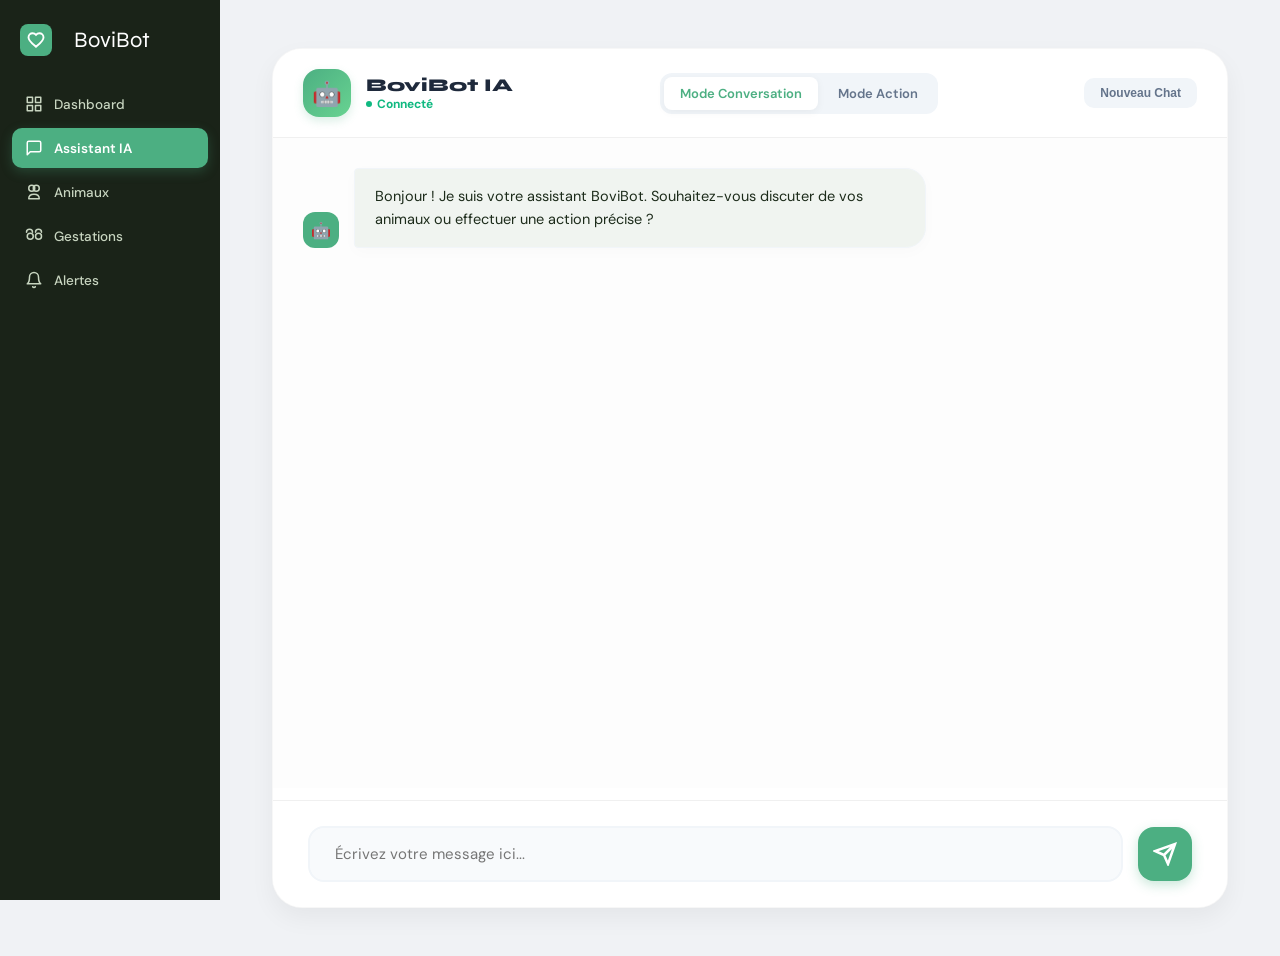
<file: frontend/pages/chat.html>
<!DOCTYPE html>
<html lang="fr">
<head>
  <meta charset="UTF-8"/>
  <meta name="viewport" content="width=device-width, initial-scale=1.0"/>
  <title>BoviBot - Assistant IA</title>
  <link rel="stylesheet" href="../css/style.css?v=6"/>
  <link rel="preconnect" href="https://fonts.googleapis.com">
  <link href="https://fonts.googleapis.com/css2?family=Syne:wght@400;600;700;800&family=DM+Sans:wght@300;400;500;700&display=swap" rel="stylesheet">
  <style>
    :root {
      --accent-green: #4CAF82;
      --accent-green-dark: #3e8e6d;
      --bg-light: #f8fafc;
      --shadow-soft: 0 10px 25px rgba(0,0,0,0.05);
    }
    
    body { background-color: #f0f2f5; margin: 0; font-family: 'DM Sans', sans-serif; }

    .chat-container { 
      display: flex; 
      flex-direction: column; 
      height: calc(100vh - 40px); 
      background: #fff; 
      border-radius: 30px; 
      box-shadow: var(--shadow-soft); 
      overflow: hidden; 
      border: 1px solid rgba(0,0,0,0.03);
      margin: 20px;
    }

    .chat-header { 
      padding: 20px 30px; 
      border-bottom: 1px solid rgba(0,0,0,0.06); 
      display: flex; 
      align-items: center; 
      justify-content: space-between; 
      background: #fff; 
    }

    .chat-header-info { display: flex; align-items: center; gap: 15px; }
    
    .bot-avatar { 
      width: 48px; height: 48px; border-radius: 16px; 
      background: linear-gradient(135deg, var(--accent-green), #68d391); 
      display: flex; align-items: center; justify-content: center; 
      font-size: 24px; color: white;
      box-shadow: 0 4px 10px rgba(76,175,130,0.2);
    }

    .mode-switch {
      display: flex;
      background: #f1f5f9;
      padding: 4px;
      border-radius: 12px;
      gap: 4px;
    }

    .mode-btn {
      padding: 8px 16px;
      border-radius: 8px;
      border: none;
      font-family: 'DM Sans', sans-serif;
      font-size: 13px;
      font-weight: 600;
      cursor: pointer;
      transition: all 0.3s cubic-bezier(0.4, 0, 0.2, 1);
      color: #64748b;
      background: transparent;
    }

    .mode-btn.active {
      background: #fff;
      color: var(--accent-green);
      box-shadow: 0 2px 8px rgba(0,0,0,0.05);
    }

    .chat-main {
      flex: 1;
      display: flex;
      flex-direction: column;
      overflow: hidden;
      position: relative;
    }

    .chat-messages { 
      flex: 1; overflow-y: auto; padding: 30px; 
      display: flex; flex-direction: column; gap: 20px; 
      background: #fdfdfd; 
    }

    /* Action Mode Panel */
    .action-panel {
      position: absolute;
      top: 0; left: 0; right: 0; bottom: 0;
      background: #fff;
      z-index: 10;
      padding: 30px;
      display: none; /* Shown via JS */
      overflow-y: auto;
    }

    .action-panel.active { display: block; animation: slideIn 0.3s ease-out; }

    @keyframes slideIn {
      from { transform: translateY(20px); opacity: 0; }
      to { transform: translateY(0); opacity: 1; }
    }

    .action-grid {
      display: grid;
      grid-template-columns: repeat(auto-fill, minmax(220px, 1fr));
      gap: 20px;
      margin-top: 20px;
    }

    .action-card {
      background: #fff;
      border: 1px solid #e2e8f0;
      border-radius: 20px;
      padding: 24px;
      cursor: pointer;
      transition: all 0.3s ease;
      display: flex;
      flex-direction: column;
      align-items: flex-start;
      gap: 12px;
    }

    .action-card:hover {
      border-color: var(--accent-green);
      background: #f0fff4;
      transform: translateY(-5px);
      box-shadow: 0 10px 20px rgba(76,175,130,0.08);
    }

    .action-icon {
      width: 44px; height: 44px; border-radius: 12px;
      background: #f1f5f9; display: flex; align-items: center; justify-content: center;
      font-size: 20px; transition: all 0.3s;
    }

    .action-card:hover .action-icon { background: var(--accent-green); color: white; }

    .action-card h3 { margin: 0; font-size: 16px; font-weight: 700; color: #1e293b; }
    .action-card p { margin: 0; font-size: 13px; color: #64748b; line-height: 1.4; }

    /* Message Styles */
    .msg { display: flex; gap: 15px; max-width: 80%; }
    .msg.user { align-self: flex-end; flex-direction: row-reverse; }
    .msg-avatar { 
      width: 36px; height: 36px; border-radius: 12px; 
      background: #f1f5f9; display: flex; align-items: center; justify-content: center; 
      font-size: 16px; flex-shrink: 0; 
    }
    .msg.bot .msg-avatar { background: var(--accent-green); color: #fff; }
    .msg-bubble { 
      padding: 16px 20px; border-radius: 20px; font-size: 14.5px; line-height: 1.6; 
      box-shadow: 0 4px 15px rgba(0,0,0,0.02); background: #fff; color: #334155; 
      border: 1px solid #f1f5f9;
      border-top-left-radius: 4px; 
    }
    .msg.user .msg-bubble { 
      background: var(--accent-green); color: #fff; border-top-right-radius: 4px; 
      border-top-left-radius: 20px; border: none;
      box-shadow: 0 4px 15px rgba(76,175,130,0.2);
    }

    .chat-input-area { 
      padding: 25px 35px; background: #fff; 
      border-top: 1px solid rgba(0,0,0,0.06); 
      display: flex; gap: 15px; align-items: center; 
    }
    
    .chat-input-wrapper {
      flex: 1; position: relative; display: flex; align-items: center;
    }

    .chat-input { 
      width: 100%; padding: 16px 25px; border-radius: 16px; 
      border: 2px solid #f1f5f9; background: #f8fafc; 
      font-family: 'DM Sans', sans-serif; font-size: 15px; transition: all 0.3s; 
      resize: none; max-height: 120px;
    }
    
    .chat-input:focus {
      outline: none; border-color: var(--accent-green); background: #fff;
      box-shadow: 0 0 0 4px rgba(76,175,130,0.1);
    }

    .btn-send { 
      width: 54px; height: 54px; border-radius: 16px; 
      background: var(--accent-green); border: none; color: #fff; 
      cursor: pointer; display: flex; align-items: center; justify-content: center; 
      transition: all 0.3s; box-shadow: 0 4px 12px rgba(76,175,130,0.3); 
    }
    .btn-send:hover { 
      background: var(--accent-green-dark); transform: scale(1.05); 
    }
    .btn-send:active { transform: scale(0.95); }

    .confirm-overlay {
      position: absolute; bottom: 100px; left: 50%; transform: translateX(-50%);
      background: #fff; padding: 15px 25px; border-radius: 20px;
      box-shadow: 0 10px 30px rgba(0,0,0,0.15); border: 2px solid var(--accent-green);
      z-index: 100; display: none; align-items: center; gap: 20px;
      animation: bounceIn 0.5s cubic-bezier(0.68, -0.55, 0.265, 1.55);
    }

    @keyframes bounceIn {
      0% { transform: translateX(-50%) translateY(100px); opacity: 0; }
      100% { transform: translateX(-50%) translateY(0); opacity: 1; }
    }

    .btn-confirm { padding: 8px 20px; border-radius: 10px; border: none; cursor: pointer; font-weight: 700; }
    .btn-yes { background: var(--accent-green); color: #fff; }
    .btn-no { background: #f1f5f9; color: #64748b; }

    /* Typing Animation */
    .dot-typing {
        width: 6px; height: 6px; border-radius: 50%;
        background-color: var(--accent-green);
        display: inline-block;
        animation: dotPulse 1.4s infinite ease-in-out both;
    }

    @keyframes dotPulse {
        0%, 80%, 100% { transform: scale(0); opacity: 0.3; }
        40% { transform: scale(1); opacity: 1; }
    }

  </style>
</head>
<body>
  <aside class="sidebar">
    <div class="sidebar-logo">
      <div style="width:32px;height:32px;background:var(--accent-green);border-radius:8px;display:flex;align-items:center;justify-content:center;margin-right:12px;">
        <svg viewBox="0 0 24 24" style="width:18px;height:18px;fill:none;stroke:white;stroke-width:2.5;"><path d="M12 21l-1.45-1.32C5.4 15.36 2 12.28 2 8.5 2 5.42 4.42 3 7.5 3c1.74 0 3.41.81 4.5 2.09C13.09 3.81 14.76 3 16.5 3 19.58 3 22 5.42 22 8.5c0 3.78-3.4 6.86-8.55 11.18L12 21z"></path></svg>
      </div>
      BoviBot
    </div>
    <nav class="sidebar-nav">
      <a href="../index.html" class="nav-item">
        <span class="nav-icon"><svg viewBox="0 0 24 24"><rect x="3" y="3" width="7" height="7"></rect><rect x="14" y="3" width="7" height="7"></rect><rect x="14" y="14" width="7" height="7"></rect><rect x="3" y="14" width="7" height="7"></rect></svg></span>
        Dashboard
      </a>
      <a href="chat.html" class="nav-item active">
        <span class="nav-icon"><svg viewBox="0 0 24 24"><path d="M21 15a2 2 0 0 1-2 2H7l-4 4V5a2 2 0 0 1 2-2h14a2 2 0 0 1 2 2z"></path></svg></span>
        Assistant IA
      </a>
      <a href="animaux.html" class="nav-item">
        <span class="nav-icon"><svg viewBox="0 0 24 24"><circle cx="9" cy="7" r="4"></circle><circle cx="15" cy="7" r="4"></circle><path d="M12 15c-4 0-7 2-7 6h14c0-4-3-6-7-6z"></path></svg></span>
        Animaux
      </a>
      <a href="gestations.html" class="nav-item">
        <span class="nav-icon"><svg viewBox="0 0 24 24"><path d="M7 16.3c2.2 0 4-1.8 4-4s-1.8-4-4-4-4 1.8-4 4 1.8 4 4 4z"></path><path d="M10 7c0-2.2-1.8-4-4-4S2 4.8 2 7"></path><path d="M22 7c0-2.2-1.8-4-4-4s-4 1.8-4 4"></path><path d="M18 16.3c2.2 0 4-1.8 4-4s-1.8-4-4-4-4 1.8-4 4 1.8 4 4 4z"></path></svg></span>
        Gestations
      </a>
      <a href="alertes.html" class="nav-item">
        <span class="nav-icon"><svg viewBox="0 0 24 24"><path d="M18 8A6 6 0 0 0 6 8c0 7-3 9-3 9h18s-3-2-3-9"></path><path d="M13.73 21a2 2 0 0 1-3.46 0"></path></svg></span>
        Alertes
      </a>
    </nav>
  </aside>
  
  <main class="main">
    <div class="chat-container">
      <header class="chat-header">
        <div class="chat-header-info">
          <div class="bot-avatar">🤖</div>
          <div>
            <div style="font-weight: 800; font-family: 'Syne', sans-serif; font-size: 18px; color: #1e293b;">BoviBot IA</div>
            <div style="font-size: 12px; color: #10b981; font-weight: 700; display: flex; align-items: center; gap: 5px;">
              <span style="width:6px; height:6px; background:#10b981; border-radius:50%;"></span> Connecté
            </div>
          </div>
        </div>
        
        <div class="mode-switch">
          <button class="mode-btn active" id="btn-conv">Mode Conversation</button>
          <button class="mode-btn" id="btn-action">Mode Action</button>
        </div>

        <button onclick="location.reload()" style="background:#f1f5f9; border:none; padding:8px 16px; border-radius:10px; font-weight:600; font-size:12px; cursor:pointer; color:#64748b;">Nouveau Chat</button>
      </header>

      <div class="chat-main" id="chat-main">
        <div class="chat-messages" id="chat-messages">
          <div class="msg bot">
            <div class="msg-avatar">🤖</div>
            <div class="msg-bubble">Bonjour ! Je suis votre assistant BoviBot. Souhaitez-vous discuter de vos animaux ou effectuer une action précise ?</div>
          </div>
        </div>

        <div class="action-panel" id="action-panel">
          <h2 style="font-family: 'Syne', sans-serif; font-weight: 800; color: #1e293b;">Actions Rapides</h2>
          <p style="color: #64748b; font-size: 14px; margin-bottom: 25px;">Sélectionnez une action pour que je puisse vous guider.</p>
          
          <div class="action-grid">
            <div class="action-card" onclick="startAction('vendre')">
              <div class="action-icon">💸</div>
              <h3>Déclarer une vente</h3>
              <p>Enregistrez la sortie d'un animal et son prix de vente.</p>
            </div>
            <div class="action-card" onclick="startAction('peser')">
              <div class="action-icon">⚖️</div>
              <h3>Enregistrer une pesée</h3>
              <p>Mettez à jour le poids d'un animal pour suivre sa croissance.</p>
            </div>
            <div class="action-card" onclick="startAction('gestation')">
              <div class="action-icon">🍼</div>
              <h3>Nouvelle gestation</h3>
              <p>Déclarez une saillie ou une gestation confirmée.</p>
            </div>
            <div class="action-card" onclick="startAction('soins')">
              <div class="action-icon">🏥</div>
              <h3>Acte de soin</h3>
              <p>Notez une vaccination ou un traitement vétérinaire.</p>
            </div>
            <div class="action-card" onclick="startAction('naissance')">
              <div class="action-icon">👶</div>
              <h3>Nouvelle naissance</h3>
              <p>Ajoutez un nouveau veau à votre inventaire.</p>
            </div>
            <div class="action-card" onclick="startAction('alerte')">
              <div class="action-icon">⚠️</div>
              <h3>Signaler un problème</h3>
              <p>Créez une alerte pour un animal malade ou blessé.</p>
            </div>
          </div>
        </div>
      </div>

      <div class="chat-input-area">
        <div class="chat-input-wrapper">
          <textarea class="chat-input" id="chat-input" placeholder="Écrivez votre message ici..." rows="1"></textarea>
        </div>
        <button class="btn-send" id="chat-send">
          <svg viewBox="0 0 24 24" width="24" height="24" fill="none" stroke="currentColor" stroke-width="2.5"><path d="M22 2L11 13M22 2l-7 20-4-9-9-4 20-7z"></path></svg>
        </button>
      </div>
      
      <div class="confirm-overlay" id="confirm-overlay">
        <span style="font-weight: 700; color: #1e293b;">Confirmer l'action ?</span>
        <div style="display:flex; gap:10px;">
          <button class="btn-confirm btn-yes" onclick="confirmAction(true)">OUI</button>
          <button class="btn-confirm btn-no" onclick="confirmAction(false)">NON</button>
        </div>
      </div>
    </div>
  </main>

  <script src="../js/chat.js?v=11"></script>
</body>
</html>
</file>
<file: frontend/css/style.css>
/* =============================================
   BOVIBOT — style.css
   Thème : Savane africaine — naturel & moderne
   ============================================= */

/* --- VARIABLES --- */
:root {
  --bg:        #F5F2EC;
  --bg-panel:  #FFFFFF;
  --sidebar-bg:#1A2318;
  --sidebar-text: #C8D5C0;
  --sidebar-active: #4CAF82;
  --text-primary: #1C2B1A;
  --text-secondary: #6B7E68;
  --border:    #E2DDD4;
  --accent-green: #4CAF82;
  --accent-amber: #F0A030;
  --accent-red:   #E05C5C;
  --accent-purple:#7B6CF6;
  --radius:    14px;
  --shadow:    0 2px 16px rgba(0,0,0,0.07);
  --font-display: 'Syne', sans-serif;
  --font-body:    'DM Sans', sans-serif;
}

/* --- RESET --- */
*, *::before, *::after { box-sizing: border-box; margin: 0; padding: 0; }
body {
  font-family: var(--font-body);
  background: var(--bg);
  color: var(--text-primary);
  display: flex;
  min-height: 100vh;
  font-size: 14px;
}
a { text-decoration: none; color: inherit; }

/* =====================
   SIDEBAR
   ===================== */
.sidebar {
  width: 220px;
  background: var(--sidebar-bg);
  display: flex;
  flex-direction: column;
  padding: 24px 0;
  position: fixed;
  top: 0; left: 0;
  height: 100vh;
  z-index: 100;
}

.sidebar-logo {
  display: flex;
  align-items: center;
  gap: 10px;
  padding: 0 20px 28px;
  font-family: var(--font-display);
  font-size: 22px;
  color: #fff;
}
.logo-icon { font-size: 28px; }
.logo-text strong { color: var(--accent-green); }

.sidebar-nav { flex: 1; display: flex; flex-direction: column; gap: 4px; padding: 0 12px; }

.nav-item {
  display: flex;
  align-items: center;
  gap: 10px;
  padding: 10px 12px;
  border-radius: 10px;
  color: var(--sidebar-text);
  font-size: 13.5px;
  font-weight: 500;
  transition: background 0.18s, color 0.18s;
  position: relative;
}
.nav-item:hover { background: rgba(255,255,255,0.08); color: #fff; }
.nav-item.active { background: var(--accent-green); color: #fff; box-shadow: 0 4px 12px rgba(76, 175, 130, 0.25); font-weight: 600; }
.nav-icon { 
  font-size: 16px; 
  width: 20px; 
  height: 20px;
  display: flex;
  align-items: center;
  justify-content: center;
  flex-shrink: 0;
}
.nav-icon svg { 
  width: 18px; 
  height: 18px; 
  stroke: currentColor; 
  stroke-width: 2; 
  stroke-linecap: round; 
  stroke-linejoin: round; 
  fill: none; 
}
/* Ensure icons are always visible */
.nav-item { color: #C8D5C0; }
.nav-item:hover, .nav-item.active { color: #fff; }

.badge {
  margin-left: auto;
  background: var(--accent-red);
  color: #fff;
  font-size: 10px;
  font-weight: 700;
  padding: 2px 6px;
  border-radius: 20px;
}

.sidebar-footer { padding: 16px 16px 0; border-top: 1px solid rgba(255,255,255,0.07); }
.user-info { display: flex; align-items: center; gap: 10px; }
.user-avatar {
  width: 34px; height: 34px;
  background: var(--accent-green);
  border-radius: 50%;
  display: flex; align-items: center; justify-content: center;
  font-size: 12px; font-weight: 700; color: #fff;
  flex-shrink: 0;
}
.user-name { font-size: 12px; font-weight: 600; color: #fff; }
.user-role { font-size: 10px; color: var(--sidebar-text); }

/* =====================
   MAIN
   ===================== */
.main {
  margin-left: 220px;
  flex: 1;
  padding: 28px 32px;
  display: flex;
  flex-direction: column;
  gap: 24px;
  min-height: 100vh;
}

/* --- TOPBAR --- */
.topbar {
  display: flex;
  align-items: center;
  justify-content: space-between;
}
.page-title {
  font-family: var(--font-display);
  font-size: 26px;
  font-weight: 800;
  color: var(--text-primary);
}
.page-date { font-size: 12px; color: var(--text-secondary); display: block; margin-top: 2px; }

.status-pill {
  display: flex; align-items: center; gap: 7px;
  padding: 6px 14px;
  border-radius: 30px;
  font-size: 12px; font-weight: 500;
}
.status-pill.online { background: #E8F7EF; color: #2E7D55; }
.status-pill.offline { background: #FDEEEE; color: #C0392B; }
.dot {
  width: 7px; height: 7px; border-radius: 50%;
  background: currentColor;
  animation: pulse 2s infinite;
}
@keyframes pulse {
  0%, 100% { opacity: 1; } 50% { opacity: 0.3; }
}

/* =====================
   STATS CARDS
   ===================== */
.stats-grid {
  display: grid;
  grid-template-columns: repeat(4, 1fr);
  gap: 16px;
}

.stat-card {
  background: var(--bg-panel);
  border-radius: var(--radius);
  padding: 20px;
  box-shadow: var(--shadow);
  border-left: 4px solid var(--accent);
  display: flex;
  flex-direction: column;
  gap: 8px;
  transition: transform 0.2s;
}
.stat-card:hover { transform: translateY(-2px); }

.stat-icon { font-size: 26px; }
.stat-value {
  font-family: var(--font-display);
  font-size: 32px;
  font-weight: 800;
  color: var(--text-primary);
  line-height: 1;
}
.stat-label { font-size: 12px; color: var(--text-secondary); font-weight: 500; }
.stat-trend { font-size: 11px; font-weight: 500; }
.stat-trend.up { color: var(--accent-green); }
.stat-trend.down { color: var(--accent-red); }
.stat-trend.neutral { color: var(--accent-amber); }

/* =====================
   BOTTOM GRID
   ===================== */
.bottom-grid {
  display: grid;
  grid-template-columns: 1fr 1fr;
  grid-template-rows: auto auto;
  gap: 20px;
}

.panel {
  background: var(--bg-panel);
  border-radius: var(--radius);
  padding: 20px;
  box-shadow: var(--shadow);
}
.panel-header {
  display: flex;
  justify-content: space-between;
  align-items: center;
  margin-bottom: 16px;
}
.panel-header h2 {
  font-family: var(--font-display);
  font-size: 15px;
  font-weight: 700;
}
.panel-link { font-size: 12px; color: var(--accent-green); font-weight: 500; }
.panel-link:hover { text-decoration: underline; }

/* --- ALERTES --- */
.alertes-list { display: flex; flex-direction: column; gap: 8px; }
.alerte-item {
  display: flex;
  align-items: flex-start;
  gap: 10px;
  padding: 10px 12px;
  border-radius: 10px;
  font-size: 12.5px;
}
.alerte-item.critique  { background: #FEF0F0; border-left: 3px solid var(--accent-red); }
.alerte-item.attention { background: #FEF7E8; border-left: 3px solid var(--accent-amber); }
.alerte-item.info      { background: #EEF6FF; border-left: 3px solid #5BA4F5; }

.alerte-icon { font-size: 16px; flex-shrink: 0; margin-top: 1px; }
.alerte-msg { flex: 1; color: var(--text-primary); line-height: 1.4; }
.alerte-time { font-size: 10px; color: var(--text-secondary); white-space: nowrap; }

/* --- CHAT --- */
.ai-badge {
  background: linear-gradient(135deg, var(--accent-green), #2D8A5E);
  color: #fff;
  font-size: 10px;
  font-weight: 700;
  padding: 2px 8px;
  border-radius: 20px;
  letter-spacing: 0.5px;
}

.chat-messages {
  height: 200px;
  overflow-y: auto;
  display: flex;
  flex-direction: column;
  gap: 10px;
  margin-bottom: 12px;
  padding-right: 4px;
}
.chat-messages::-webkit-scrollbar { width: 4px; }
.chat-messages::-webkit-scrollbar-thumb { background: var(--border); border-radius: 4px; }

.msg { display: flex; align-items: flex-end; gap: 8px; }
.msg.bot { flex-direction: row; }
.msg.user { flex-direction: row-reverse; }

.msg-avatar { font-size: 20px; flex-shrink: 0; }
.msg-bubble {
  padding: 9px 13px;
  border-radius: 14px;
  font-size: 12.5px;
  line-height: 1.5;
  max-width: 80%;
}
.msg.bot .msg-bubble { background: #F0F4F0; color: var(--text-primary); border-bottom-left-radius: 4px; }
.msg.user .msg-bubble { background: var(--accent-green); color: #fff; border-bottom-right-radius: 4px; }

.msg-confirm { display: flex; flex-direction: column; gap: 6px; }
.confirm-btns { display: flex; gap: 8px; margin-top: 4px; }
.btn-oui, .btn-non {
  padding: 5px 14px; border-radius: 20px; font-size: 11px;
  font-weight: 600; cursor: pointer; border: none; font-family: var(--font-body);
}
.btn-oui { background: var(--accent-green); color: #fff; }
.btn-non { background: #eee; color: var(--text-primary); }

.chat-input-row { display: flex; gap: 8px; }
.chat-input {
  flex: 1;
  padding: 10px 14px;
  border: 1.5px solid var(--border);
  border-radius: 10px;
  font-family: var(--font-body);
  font-size: 13px;
  background: var(--bg);
  color: var(--text-primary);
  outline: none;
  transition: border-color 0.2s;
}
.chat-input:focus { border-color: var(--accent-green); }
.chat-send {
  background: var(--accent-green);
  color: #fff;
  border: none;
  border-radius: 10px;
  width: 40px;
  font-size: 16px;
  cursor: pointer;
  transition: background 0.2s;
}
.chat-send:hover { background: #3A9A6E; }

/* --- TABLE --- */
.panel-table { grid-column: 1 / -1; }

.data-table { width: 100%; border-collapse: collapse; }
.data-table th {
  text-align: left;
  font-size: 11px;
  text-transform: uppercase;
  letter-spacing: 0.5px;
  color: var(--text-secondary);
  padding: 8px 12px;
  border-bottom: 2px solid var(--border);
  font-weight: 600;
}
.data-table td {
  padding: 10px 12px;
  font-size: 13px;
  border-bottom: 1px solid var(--border);
}
.data-table tr:last-child td { border-bottom: none; }
.data-table tr:hover td { background: #FAFAF8; }

.tag-pill {
  font-size: 11px; font-weight: 700;
  font-family: monospace;
  background: #EEF3EE;
  color: #2A5C3A;
  padding: 2px 8px;
  border-radius: 6px;
}
.statut-badge {
  font-size: 10px; font-weight: 600;
  padding: 3px 9px; border-radius: 20px;
  display: inline-block;
}
.statut-badge.actif   { background: #E8F7EF; color: #2E7D55; }
.statut-badge.vendu   { background: #FEF0F0; color: #C0392B; }
.statut-badge.malade  { background: #FEF7E8; color: #9A6000; }

/* =====================
   RESPONSIVE (basique)
   ===================== */
@media (max-width: 900px) {
  .stats-grid { grid-template-columns: 1fr 1fr; }
  .bottom-grid { grid-template-columns: 1fr; }
  .panel-table { grid-column: 1; }
}
@media (max-width: 600px) {
  .sidebar { display: none; }
  .main { margin-left: 0; padding: 16px; }
  .stats-grid { grid-template-columns: 1fr; }
}
</file>
